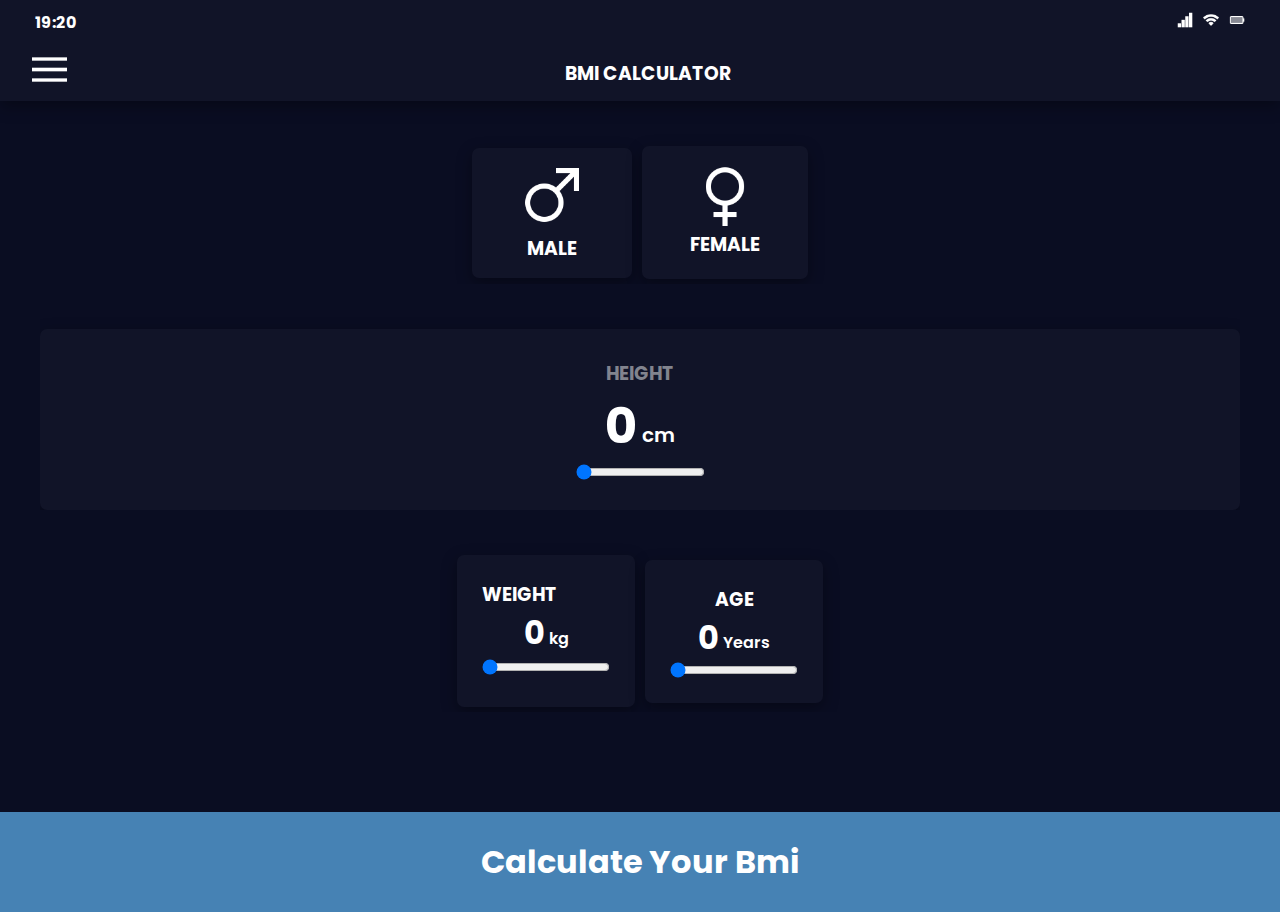
<file: index.html>
<!DOCTYPE html>
<html lang="en">

<head>
    <meta charset="UTF-8">
    <meta http-equiv="X-UA-Compatible" content="IE=edge">
    <meta name="viewport" content="width=device-width, initial-scale=1.0">
    <title>BMI-CALCULATOR-APP</title>
    <link rel="stylesheet" href="style.css">
    <script src="/script.js"></script>
</head>

<body>
    <main>
        <header>
            <section class="upper">
                <div class="time">
                    <p><b id="time">19:20</b></p>
                </div>
                <div class="icons">
                    <ul>
                        <li><img class="top-icons" src="/icons8-signal-100.png"></li>
                        <li><img class="top-icons" src="/icons8-wi-fi-100.png"></li>
                        <li><img class="top-icons" src="/icons8-full-battery-100.png"></li>
                    </ul>
                </div>
            </section>
            <section class="lower">
                <nav>
                    <div class="side">
                        <img src="/icons8-menu-100(1).png">
                    </div>
                    <div class="heading">
                        <h3>BMI CALCULATOR</h3>
                    </div>
                </nav>
            </section>
        </header>
        <section class="content">
            <div class="boxes">
                <label for="male">
                    <div class="box1 box">
                        <img class="gender-pic" src="/icons8-male-100(1).png">
                        <h3 class="gender">MALE</h3>
                    </div>
                </label>
                <input type="radio" class="gender-btn" name="male" id="male" checked>
                <label for="female">
                    <div class="box2 box">
                        <img class="gender-pic" src="/icons8-female-100(1).png">
                        <h3 class="gender">FEMALE</h3>
                    </div>
                </label>
                <input type="radio" class="gender-btn" name="male" id="female" checked>
            </div>
        </section>
        <section class="content second">
            <div class="height-box">
                <h3 class="height">HEIGHT</h3>
                <div class="value">
                    <h3 id="range-value" class="range-value" >0</h3><span class="cm">cm</span>
                </div>

                <input type="range" name="" value="0" max="250" min="0" onChange="rangeSlide(this.value)" onMousemove="rangeSlide(this.value)">
            </div>
        </section>
        <section  class="content">
            <div class="boxes ">
                <div class="box1 box opa">
                    <h3>WEIGHT</h3>
                    <div class="value">
                        <h3 id="range-value-weight" class="range-value" >0</h3><span class="kg">kg</span>
                    </div>
                    <input id="small" type="range" name="" value="0" max="200" min="0" onChange="rangeSlideWeight(this.value)" onMousemove="rangeSlideWeight(this.value)">
                </div>
                <div class="box2 box opa">
                    <h3>AGE</h3>
                    <div class="value">
                        <h3 id="range-value-age" class="range-value" >0</h3><span class="kg">Years</span>
                    </div>
                    <input id="small" type="range" name="" value="0" max="100" min="0" onChange="rangeSlideAge(this.value)" onMousemove="rangeSlideAge(this.value)">
                </div>
            </div>
        </section>
        <section>
            <footer>
                <h1>Calculate Your Bmi</h1>
            </footer>
        </section>
    </main>
</body>

</html>
</file>
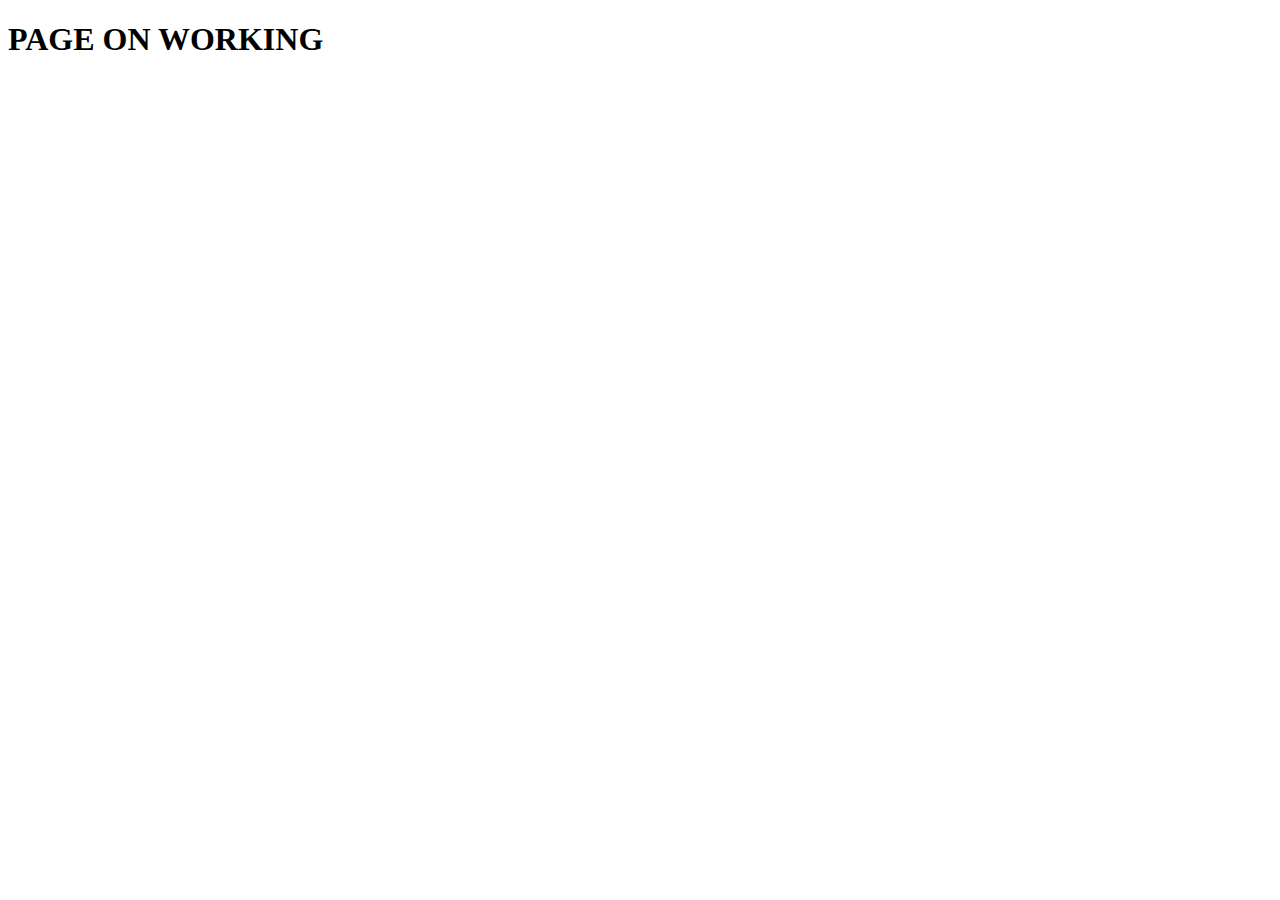
<file: aboutme.html>
<!DOCTYPE html>
<html lang="en">
<head>
    <meta charset="UTF-8">
    <meta http-equiv="X-UA-Compatible" content="IE=edge">
    <meta name="viewport" content="width=device-width, initial-scale=1.0">
    <title>Tips To Get Fit By Waleed Nasir</title>
</head>
<body>
    <h1>PAGE ON WORKING</h1>
</body>
</html>
</file>
<file: style.css>
@import url('https://fonts.googleapis.com/css2?family=Poppins:ital,wght@0,100;0,200;0,300;0,400;0,500;0,600;0,700;0,800;0,900;1,100;1,200;1,300;1,400;1,500;1,600;1,700;1,800;1,900&display=swap');

*{
    margin: 0;
    padding: 0;
    box-sizing: border-box;
    font-family: 'Poppins', sans-serif;
    color: white;
    /* border: 2px solid red; */
}

.select{
opacity: 100%;
}

body{
    background-color: #0A0D22;
    width: 100%;
    height: 100vh;
}

.top-icons{
    width: 16px;
}

.upper{
    padding: 10px;
    margin-left: 25px;
    margin-right: 25px;
    display: flex;
    flex-direction: row;
    flex-direction: row;
    justify-content: space-between;
}

.icons ul{
    list-style: none;
    display: flex;
    flex-direction: row;
}

.icons ul li {
    margin-left: 10px;
}

#time{
    color: white;
}

header{
    background-color: #111428;
    box-shadow: rgba(0, 0, 0, 0.35) 0px 5px 15px;
}

.side{
    padding: 7px;
    margin-left: 25px;
    margin-right: 25px;
    
}

.heading{
    color: white;
    display: flex;
    margin: auto;
    transform: translateX(-25%);
}

nav{
    display: flex;
    flex-direction: row;
    align-items: center;
}

.side img{
    width: 35px;
}

.gender{
    display: flex;
justify-content: center;
align-items: center;
    color: white;
}


.gender-pic{
width: 4rem;
}

.gender-btn{
    visibility: hidden;
    display: none;
}

.content{
    display: flex;
    justify-content: center;
    align-items: center;
    overflow: hidden;
}

.boxes{
    display: flex;
    justify-content: space-between;
    align-items: center;
}


.box{
    transition: 0.3s;
    border-radius: 7px;
    margin: 5px;
    margin-top: 5vh;
    padding: 15px 48px;
    align-items: center;
    justify-content: center;
    background-color: #111428;
    box-shadow: rgba(0, 0, 0, 0.35) 0px 5px 15px;
}

.boxes:hover{
    opacity: 100%;
}

.box1:hover{
    opacity: 100%;
}

.box2:hover{
    opacity: 100%;
}

.box2{
    padding: 20px 48px;
    display: flex;
    flex-direction: column;
}

.height-box{
    display: flex;
    background-color: #111428;
    box-shadow: rgba(0, 0, 0, 0.35) 0px 5px 15px;
    border-radius: 7px;
    margin-top: 5vh;
    width: 100%;
    padding: 30px 50px;
    flex-direction: column;
    align-items: center;
    justify-content: center;
}

.height{
    color: #82848E;
}

.range-value{
    font-size: 50px;
}
.opa{
    opacity: 100%;
    
}

#small{
    width: 8rem;
}

#range-value-age{
    font-size: 2rem;
}
#range-value-weight{
    font-size: 2rem;
}
.kg{
    font-size: 1rem;
    margin-left: 5px;
    font-weight: 600;
    transform: translateY(20%);
}

.value{
    display: flex;
    justify-content: center;
    align-items: center;
}

.cm{
    font-size: 20px;
    margin-left: 5px;
    font-weight: 600;
    transform: translateY(30%);
}

.second{
    margin: 0px 40px 0px 40px;
}
.opa{
    opacity: 100%;
    padding: 25px;
}

footer{
    width: 100%;
    height: 100px;
    display: flex;
    align-items: center;
    justify-content: center;
    background-color: steelblue;
    transform: translateY(100px);
}
</file>
